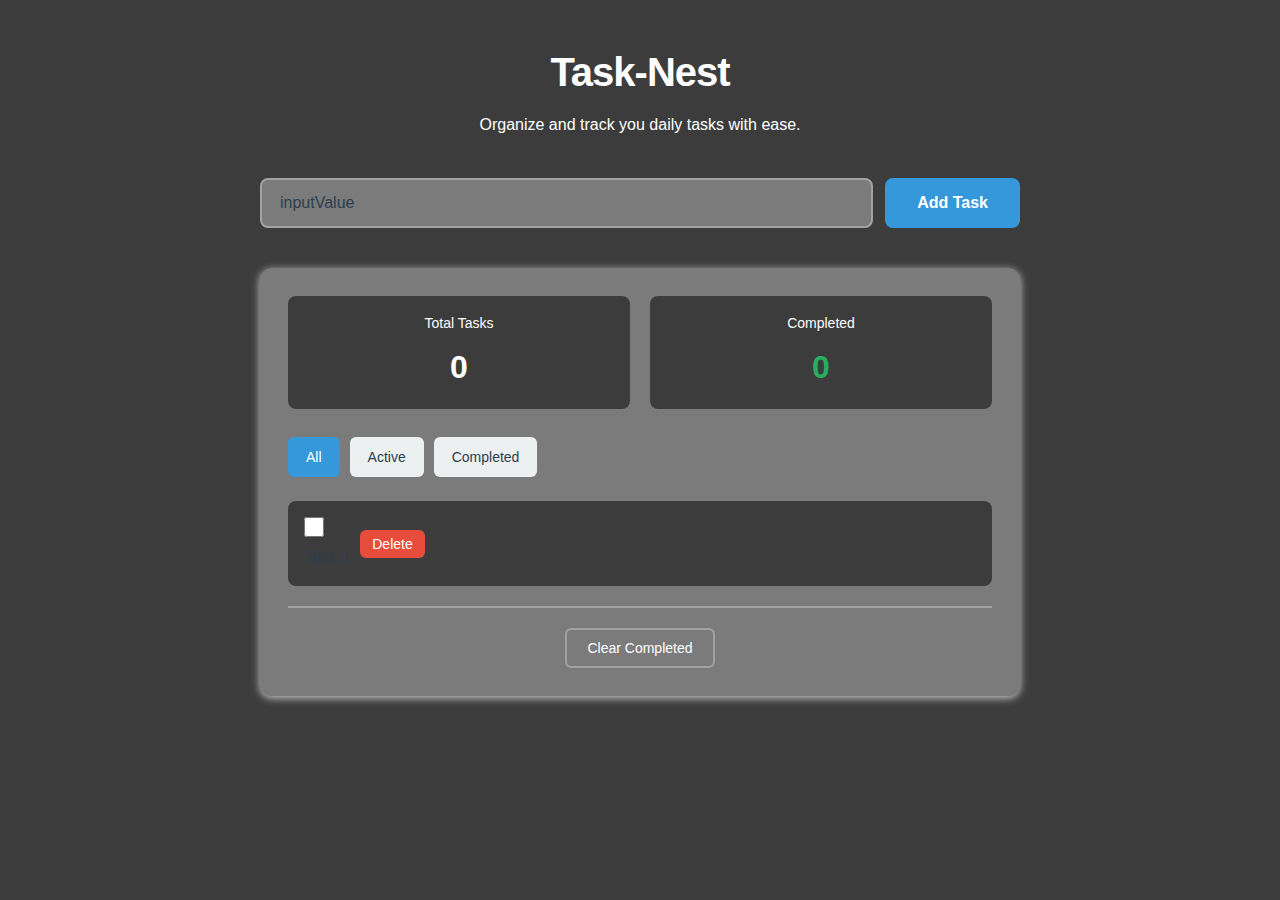
<file: index.html>
<!DOCTYPE html>
<html lang="en">

<head>
    <meta charset="UTF-8">
    <meta name="viewport" content="width=device-width, initial-scale=1.0">
    <title>Task-Nest</title>
    <link rel="stylesheet" href="style.css">
</head>

<body>
    <div class="container">
        <header class="header">
            <div class="header-content">
                <h1 class="logo">Task-Nest</h1>
                <p class="tagline">Organize and track you daily tasks with ease.</p>
            </div>
        </header>

        <main class="main">
            <section class="task-input-section">
                <div class="input-wrapper">
                    <input type="text" id="taskInput" class="task-input" placeholder="Add a new task..."
                        autocomplete="off" value="inputValue">
                    <button id="addBtn" class="add-btn" onclick="addTask()">Add Task</button>
                </div>
            </section>

            <section class="tasks-section">
                <div class="stats">
                    <div class="stat">
                        <span class="stat-label">Total Tasks</span>
                        <span class="stat-value" id="totalCount">0</span>
                    </div>
                    <div class="stat">
                        <span class="stat-label">Completed</span>
                        <span class="stat-value completed" id="completedCount">0</span>
                    </div>
                </div>

                <div class="filter-buttons">
                    <button class="filter-btn active" data-filter="all">All</button>
                    <button class="filter-btn" data-filter="active">Active</button>
                    <button class="filter-btn" data-filter="completed">Completed</button>
                </div>

                <div class="tasks-list-wrapper">
                    <ul class="tasks-list" id="tasksList">
                        <!-- <li class="empty-state">
                                <p>No tasks yet. Add one to get started!</p>
                            </li> -->
                        <li class="task-item">
                            <div class="task-content">
                                <input type="checkbox" name="" id="" class="task-checkbox">
                                <p class="task-txt">Task 1</p>
                            </div>
                            <div>
                                <button class="task-delete">Delete</button>
                            </div>
                        </li>
                    </ul>
                </div>

                <div class="actions">
                    <button id="clearBtn" class="clear-btn">Clear Completed</button>
                </div>
            </section>
        </main>
    </div>
</body>
<script src="index.js"></script>

<script src="index.js"> </script>

</html>
</file>
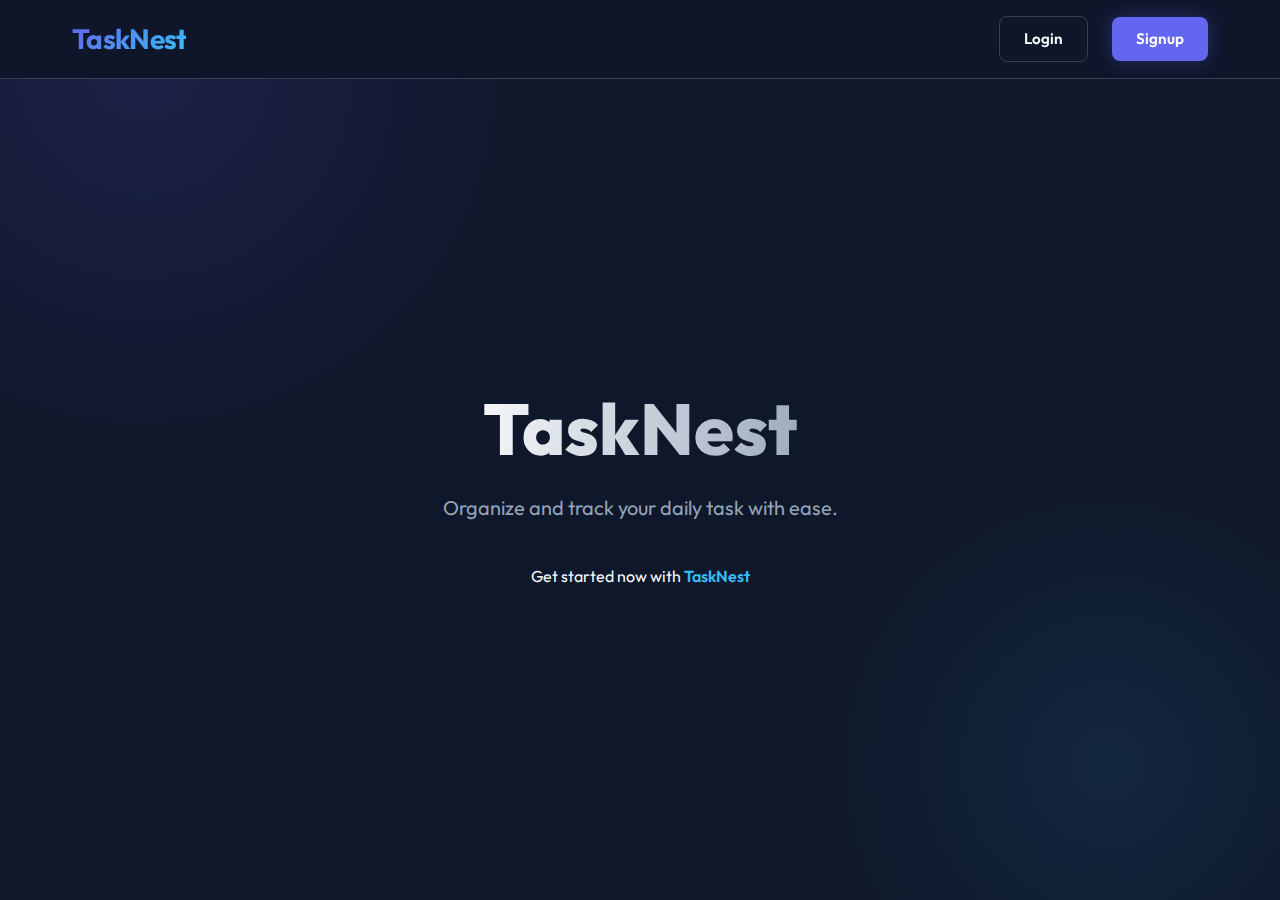
<file: tasknest_homepage/index.html>
<!DOCTYPE html>
<html lang="en">

<head>
    <meta charset="UTF-8">
    <meta name="viewport" content="width=device-width, initial-scale=1.0">
    <title>TaskNest - Organize Your Tasks</title>
    <link rel="stylesheet" href="styles.css">
</head>

<body>
    <!-- Header -->
    <header class="header">
        <div class="container">
            <div class="header-content">
                <div class="logo">
                    <a href="./index.html">TaskNest</a>
                </div>
                <nav class="nav" id="navbar">
                    <!-- Default nav for logged out users -->
                    <div class="nav-logged-out">
                        <a href="../tasknest_loginpage/login.html" class="btn btn-secondary" id="loginBtn">Login</a>
                        <a href="../tasknest_signuppage/signup.html" class="btn btn-primary" id="signupBtn">Signup</a>
                    </div>
                    <!-- Nav for logged in users (hidden by default) -->
                    <div class="nav-logged-in" style="display: none;">
                        <a href="./index.html" class="nav-link">Home</a>
                        <a href="../tasknest_manager/manager.html" class="nav-link">TaskNest</a>
                        <button class="btn btn-secondary" id="logoutBtn">Logout</button>
                    </div>
                </nav>
            </div>
        </div>
    </header>

    <!-- Main Content -->
    <main class="main">
        <div class="hero">
            <h1 class="hero-title">TaskNest</h1>
            <p class="hero-description">Organize and track your daily task with ease.</p>
            <p> Get started now with <a href="../tasknest_loginpage/login.html">TaskNest</a> </p>
        </div>
    </main>

    <script src="script.js"></script>
</body>

</html>
</file>
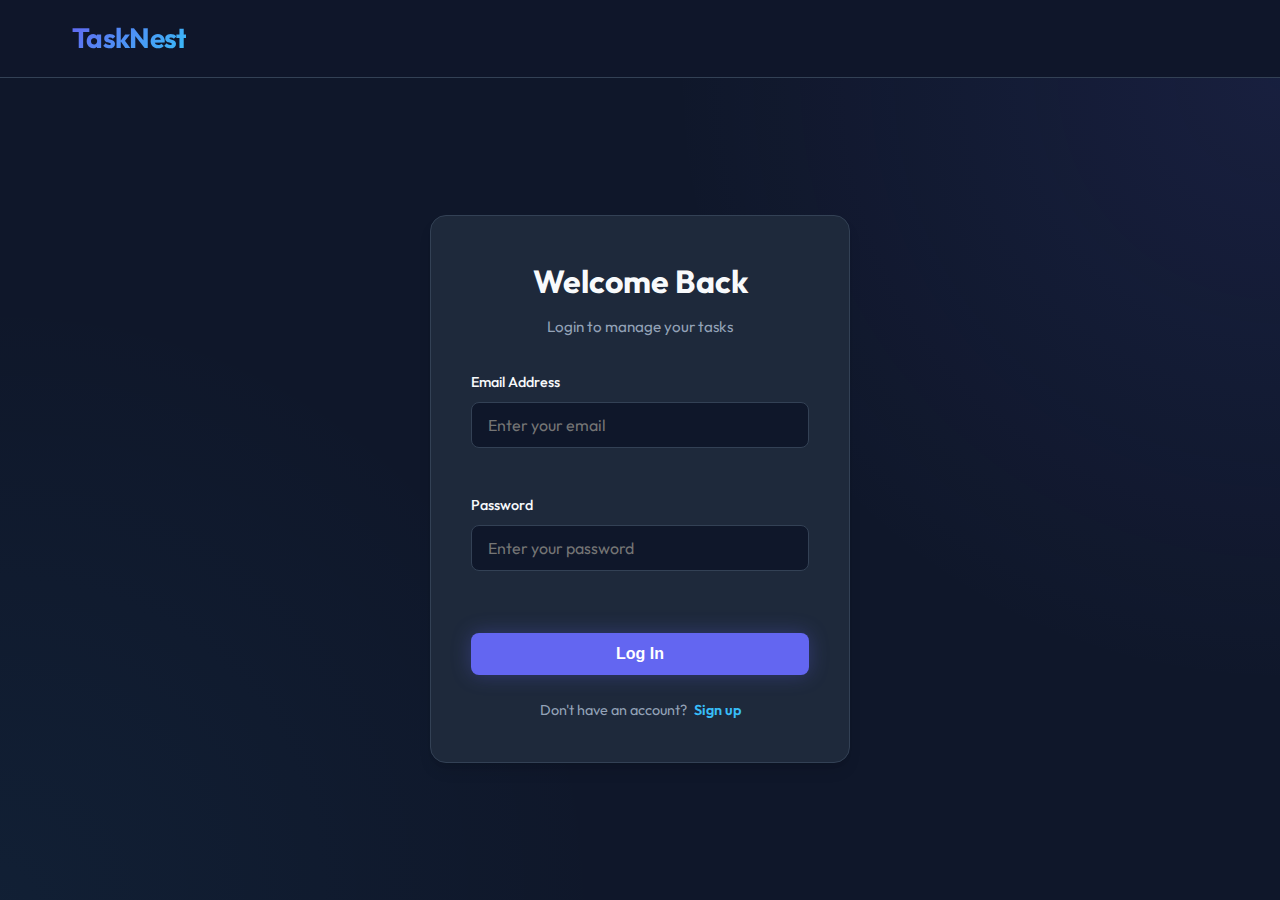
<file: tasknest_loginpage/login.html>
<!DOCTYPE html>
<html lang="en">

<head>
    <meta charset="UTF-8">
    <meta name="viewport" content="width=device-width, initial-scale=1.0">
    <title>Login - TaskNest</title>
    <link rel="stylesheet" href="login-styles.css">
</head>

<body>
    <!-- Header -->
    <header class="header">
        <div class="container">
            <div class="header-content">
                <div class="logo">
                    <a href="../tasknest_homepage/index.html">TaskNest</a>
                </div>
            </div>
        </div>
    </header>

    <!-- Main Content -->
    <main class="main">
        <div class="login-container">
            <div class="login-card">
                <h1 class="login-title">Welcome Back</h1>
                <p class="login-subtitle">Login to manage your tasks</p>

                <form id="loginForm" class="login-form" novalidate>
                    <!-- Email Field -->
                    <div class="form-group">
                        <label for="email" class="form-label">Email Address</label>
                        <input type="email" id="email" name="email" class="form-input" placeholder="Enter your email"
                            required>
                        <span class="error-message" id="emailError"></span>
                    </div>

                    <!-- Password Field -->
                    <div class="form-group">
                        <label for="password" class="form-label">Password</label>
                        <input type="password" id="password" name="password" class="form-input"
                            placeholder="Enter your password" required>
                        <span class="error-message" id="passwordError"></span>
                    </div>

                    <!-- Submit Button -->
                    <button type="submit" id="loginBtn" class="btn btn-primary btn-full">Log In</button>
                </form>

                <!-- Signup Link -->
                <p class="signup-link">
                    Don't have an account? <a href="../tasknest_signuppage/signup.html">Sign up</a>
                </p>
            </div>
        </div>
    </main>

    <script src="login-script.js"></script>
</body>

</html>
</file>
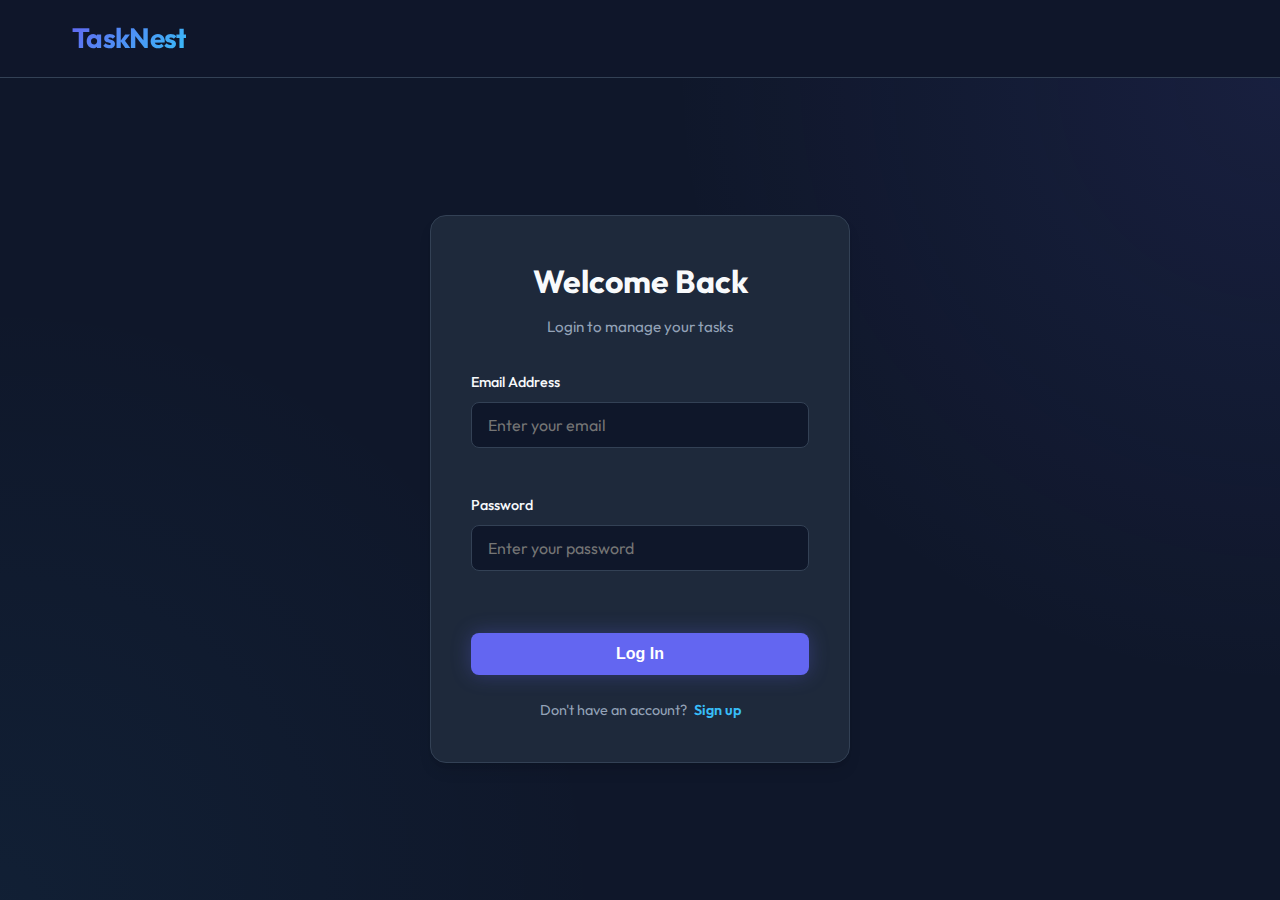
<file: tasknest_manager/manager.html>
<!DOCTYPE html>
<html lang="en">

<head>
    <meta charset="UTF-8">
    <meta name="viewport" content="width=device-width, initial-scale=1.0">
    <title>TaskNest - Manager</title>
    <link rel="stylesheet" href="manager-styles.css">
</head>

<body>
    <header class="head">
        <div class="header-container">
            <div class="header-nav-content">
                <div class="header-logo">
                    <a href="../tasknest_homepage/index.html">TaskNest</a>
                </div>
                <nav class="nav" id="navbar">
                    <!-- Nav for logged in users -->
                    <div class="nav-logged-in">
                        <a href="../tasknest_homepage/index.html" class="nav-link">Home</a>
                        <a href="./manager.html" class="nav-link">TaskNest</a>
                        <button class="btn btn-secondary" id="logoutBtn">Logout</button>
                    </div>
                </nav>
            </div>
        </div>
    </header>

    <div class="manager-hero">
        <div class="manager-hero-content">
            <h1 class="manager-title">TaskNest</h1>
            <p class="manager-tagline">Organize and track your daily tasks with ease.</p>
        </div>
    </div>

    <div class="container">
        <main class="main">
            <section class="task-input-section">
                <div class="input-wrapper">
                    <input type="text" id="taskInput" class="task-input" placeholder="Add a new task..."
                        autocomplete="off">
                    <button id="addBtn" class="add-btn" onclick="addTask()">Add Task</button>
                </div>
            </section>

            <section class="tasks-section">
                <div class="stats">
                    <div class="stat">
                        <span class="stat-label">Total Tasks</span>
                        <span class="stat-value" id="totalCount">0</span>
                    </div>
                    <div class="stat">
                        <span class="stat-label">Completed</span>
                        <span class="stat-value completed" id="completedCount">0</span>
                    </div>
                </div>

                <div class="filter-buttons">
                    <button class="filter-btn active" data-filter="all">All</button>
                    <button class="filter-btn" data-filter="active">Active</button>
                    <button class="filter-btn" data-filter="completed">Completed</button>
                </div>

                <div class="tasks-list-wrapper">
                    <ul class="tasks-list" id="tasksList">
                        <!-- <li class="task-item">
                            <div class="task-content">
                                <input type="checkbox" class="task-checkbox">
                                <p class="task-txt">Task 1</p>
                            </div>
                            <div>
                                <button class="task-delete" onclick="deleteTask(id)">Delete</button>
                            </div>
                        </li> -->
                    </ul>
                </div>

                <div class="actions">
                    <button id="clearBtn" class="clear-btn" onclick="clearCompleted()">Clear Completed</button>
                </div>
            </section>
        </main>
    </div>
</body>
<script src="manager-script.js"></script>

</html>
</file>
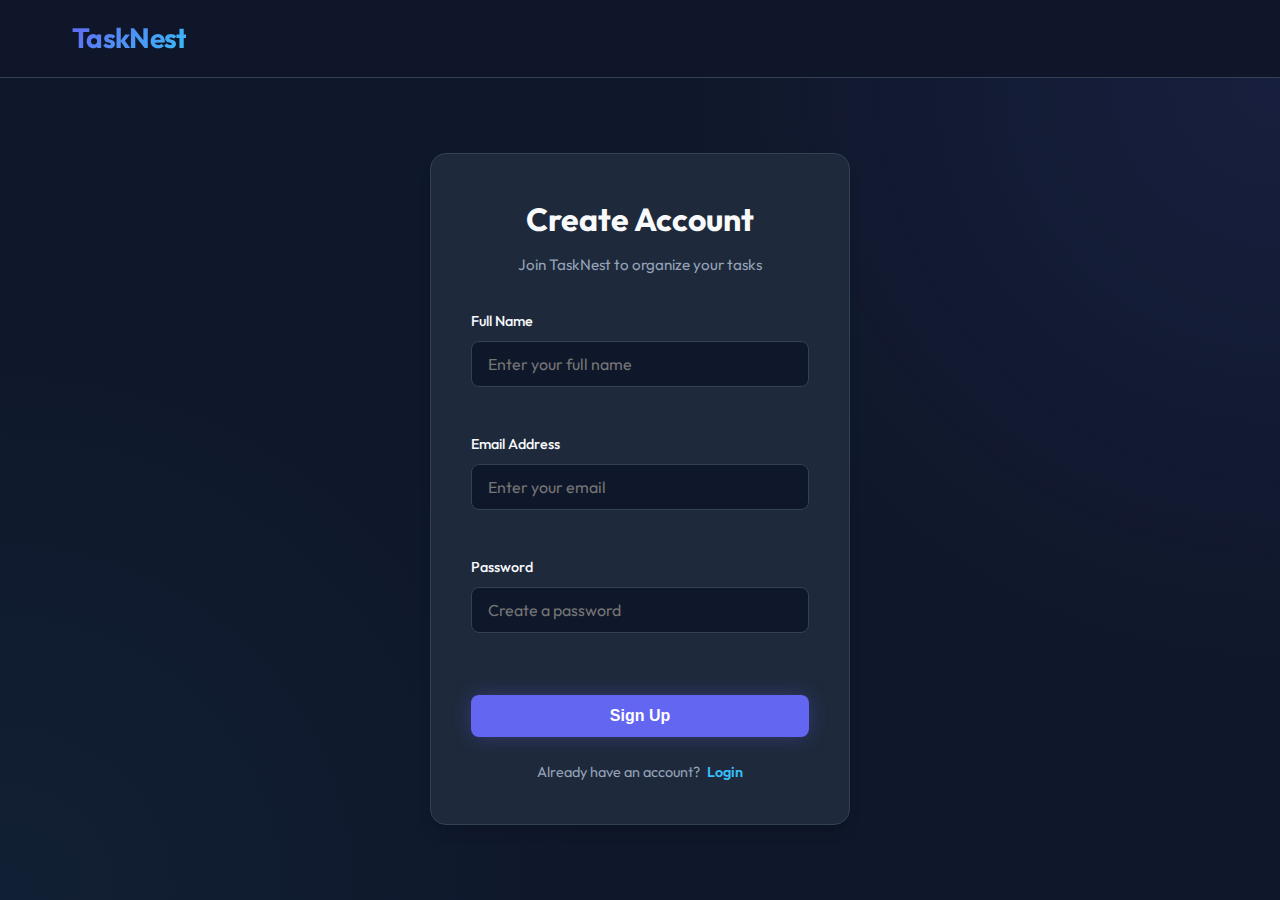
<file: tasknest_signuppage/signup.html>
<!DOCTYPE html>
<html lang="en">

<head>
    <meta charset="UTF-8">
    <meta name="viewport" content="width=device-width, initial-scale=1.0">
    <title>Sign Up - TaskNest</title>
    <link rel="stylesheet" href="signup-styles.css">
</head>

<body>
    <!-- Header -->
    <header class="header">
        <div class="container">
            <div class="header-content">
                <div class="logo">
                    <a href="../tasknest_homepage/index.html">TaskNest</a>
                </div>
            </div>
        </div>
    </header>

    <!-- Main Content -->
    <main class="main">
        <div class="signup-container">
            <div class="signup-card">
                <h1 class="signup-title">Create Account</h1>
                <p class="signup-subtitle">Join TaskNest to organize your tasks</p>

                <form id="signupForm" class="signup-form" novalidate>
                    <!-- Name Field -->
                    <div class="form-group">
                        <label for="name" class="form-label">Full Name</label>
                        <input type="text" id="name" name="name" class="form-input" placeholder="Enter your full name"
                            required>
                        <span class="error-message" id="nameError"></span>
                    </div>

                    <!-- Email Field -->
                    <div class="form-group">
                        <label for="email" class="form-label">Email Address</label>
                        <input type="email" id="email" name="email" class="form-input" placeholder="Enter your email"
                            required>
                        <span class="error-message" id="emailError"></span>
                    </div>

                    <!-- Password Field -->
                    <div class="form-group">
                        <label for="password" class="form-label">Password</label>
                        <input type="password" id="password" name="password" class="form-input"
                            placeholder="Create a password" required>
                        <span class="error-message" id="passwordError"></span>
                    </div>

                    <!-- Submit Button -->
                    <button type="submit" id="submitBtn" class="btn btn-primary btn-full">Sign Up</button>
                </form>

                <!-- Login Link -->
                <p class="login-link">
                    Already have an account? <a href="../tasknest_loginpage/login.html">Login</a>
                </p>
            </div>
        </div>
    </main>

    <script src="signup-script.js"></script>
</body>

</html>
</file>
<file: style.css>
* {
    margin: 0;
    padding: 0;
    box-sizing: border-box;
}

:root {
    /* Primary Colors */
    --primary: #ffffff;
    --accent: #3498db;
    --success: #27ae60;
    
    /* Neutrals */
    --white: #ffffff;
    --light-gray: #ecf0f1;
    --medium-gray: #bdc3c7;
    --dark-gray: #525252;
    
    /* Semantic */
    --background: #3c3c3c;
    --surface: #ffffff53;
    --border: #a2a2a2;
    --text-primary: #2c3e50;
    --text-secondary: #ffffff;
    --shadow: 0 2px 8px rgba(255, 255, 255, 0.742);
    --shadow-lg: 0 8px 24px rgba(0, 0, 0, 0.12);
}

html {
    scroll-behavior: smooth;
}

body {
    font-family: -apple-system, BlinkMacSystemFont, 'Segoe UI', Roboto, 'Helvetica Neue', Arial, sans-serif;
    background-color: var(--background);
    color: var(--text-primary);
    line-height: 1.6;
}

.container {
    max-width: 800px;
    margin: 0 auto;
    min-height: 100vh;
    display: flex;
    flex-direction: column;
    padding: 20px;
}

/* Header */
.header {
    text-align: center;
    margin-bottom: 40px;
    padding-top: 20px;
}

.logo {
    font-size: 2.5rem;
    font-weight: 700;
    color: var(--primary);
    margin-bottom: 8px;
    letter-spacing: -1px;
}

.tagline {
    font-size: 1rem;
    color: var(--text-secondary);
    font-weight: 400;
}

/* Main Content */
.main {
    flex: 1;
}

/* Task Input Section */
.task-input-section {
    margin-bottom: 40px;
}

.input-wrapper {
    display: flex;
    gap: 12px;
}

.task-input {
    flex: 1;
    padding: 14px 18px;
    font-size: 1rem;
    border: 2px solid var(--border);
    border-radius: 8px;
    background-color: var(--surface);
    color: var(--text-primary);
    transition: all 0.3s ease;
}

.task-input:focus {
    outline: none;
    border-color: var(--accent);
    box-shadow: 0 0 0 3px rgba(52, 152, 219, 0.1);
}

.task-input::placeholder {
    color: var(--medium-gray);
}

.add-btn {
    padding: 14px 32px;
    font-size: 1rem;
    font-weight: 600;
    background-color: var(--accent);
    color: var(--white);
    border: none;
    border-radius: 8px;
    cursor: pointer;
    transition: all 0.3s ease;
    white-space: nowrap;
}

.add-btn:hover {
    background-color: #2980b9;
    box-shadow: var(--shadow);
}

.add-btn:active {
    transform: scale(0.98);
}

/* Tasks Section */
.tasks-section {
    background-color: var(--surface);
    border-radius: 12px;
    padding: 28px;
    box-shadow: var(--shadow);
}

/* Stats */
.stats {
    display: grid;
    grid-template-columns: 1fr 1fr;
    gap: 20px;
    margin-bottom: 28px;
}

.stat {
    padding: 16px;
    background-color: var(--background);
    border-radius: 8px;
    text-align: center;
}

.stat-label {
    display: block;
    font-size: 0.875rem;
    color: var(--text-secondary);
    margin-bottom: 8px;
    font-weight: 500;
}

.stat-value {
    display: block;
    font-size: 2rem;
    font-weight: 700;
    color: var(--primary);
}

.stat-value.completed {
    color: var(--success);
}

/* Filter Buttons */
.filter-buttons {
    display: flex;
    gap: 10px;
    margin-bottom: 24px;
}

.filter-btn {
    padding: 10px 16px;
    font-size: 0.875rem;
    font-weight: 500;
    background-color: var(--light-gray);
    color: var(--text-primary);
    border: 2px solid transparent;
    border-radius: 6px;
    cursor: pointer;
    transition: all 0.3s ease;
}

.filter-btn:hover {
    background-color: #d5dce0;
}

.filter-btn.active {
    background-color: var(--accent);
    color: var(--white);
}

/* Tasks List */
.tasks-list-wrapper {
    margin-bottom: 20px;
}

.tasks-list {
    list-style: none;
}

.task-item {
    display: flex;
    align-items: center;
    padding: 16px;
    background-color: var(--background);
    border-radius: 8px;
    margin-bottom: 12px;
    transition: all 0.3s ease;
    animation: slideIn 0.3s ease;
}

@keyframes slideIn {
    from {
        opacity: 0;
        transform: translateY(-10px);
    }
    to {
        opacity: 1;
        transform: translateY(0);
    }
}

.task-item:hover {
    background-color: var(--dark-gray);
}

.task-item.completed {
    opacity: 0.5;
}

.task-checkbox {
    width: 20px;
    height: 20px;
    margin-right: 14px;
    cursor: pointer;
    accent-color: var(--light-gray);
}

.task-text {
    flex: 1;
    font-size: 1rem;
    color: var(--primary);
    transition: all 0.3s ease;
    word-break: break-word;
}

.task-item.completed .task-text {
    text-decoration: line-through;
    color: var(--text-secondary);
}

.task-delete {
    padding: 6px 12px;
    font-size: 0.875rem;
    background-color: #e74c3c;
    color: var(--white);
    border: none;
    border-radius: 6px;
    cursor: pointer;
    transition: all 0.3s ease;
    margin-left: 10px;
}

.task-delete:hover {
    background-color: #c0392b;
    box-shadow: 0 2px 6px rgba(231, 76, 60, 0.3);
}

.task-delete:active {
    transform: scale(0.95);
}

.empty-state {
    text-align: center;
    padding: 40px 20px;
    color: var(--text-secondary);
}

.empty-state p {
    font-size: 1rem;
}

/* Actions */
.actions {
    display: flex;
    justify-content: center;
    padding-top: 20px;
    border-top: 2px solid var(--border);
}

.clear-btn {
    padding: 10px 20px;
    font-size: 0.875rem;
    background-color: transparent;
    color: var(--text-secondary);
    border: 2px solid var(--border);
    border-radius: 6px;
    cursor: pointer;
    transition: all 0.3s ease;
}

.clear-btn:hover {
    border-color: #e74c3c;
    color: #e74c3c;
    background-color: rgba(231, 76, 60, 0.05);
}

.clear-btn:disabled {
    opacity: 0.5;
    cursor: not-allowed;
}

/* Footer */
.footer {
    text-align: center;
    padding-top: 40px;
    padding-bottom: 20px;
    color: var(--text-secondary);
    font-size: 0.875rem;
}

/* Responsive */
@media (max-width: 600px) {
    .container {
        padding: 16px;
    }

    .logo {
        font-size: 2rem;
    }

    .header {
        margin-bottom: 30px;
    }

    .input-wrapper {
        flex-direction: column;
    }

    .add-btn {
        width: 100%;
    }

    .tasks-section {
        padding: 20px;
    }

    .stats {
        grid-template-columns: 1fr 1fr;
    }

    .filter-buttons {
        flex-wrap: wrap;
    }

    .task-item {
        flex-wrap: wrap;
        gap: 10px;
    }

    .task-delete {
        margin-left: 0;
    }
}

/* Hidden Class */
.hidden {
    display: none !important;
}
</file>
<file: tasknest_homepage/styles.css>
@import url('https://fonts.googleapis.com/css2?family=Outfit:wght@300;400;500;600;700&display=swap');

:root {
    /* Modern Dark Theme Palette */
    --bg-body: #0f172a;
    --bg-surface: #1e293b;
    --primary: #6366f1;
    --primary-hover: #4f46e5;
    --secondary: #64748b;
    --accent: #38bdf8;
    --text-main: #f8fafc;
    --text-muted: #94a3b8;
    --border: #334155;
    --success: #22c55e;
    --danger: #ef4444;
    --shadow-sm: 0 1px 2px 0 rgb(0 0 0 / 0.05);
    --shadow-md: 0 4px 6px -1px rgb(0 0 0 / 0.1), 0 2px 4px -2px rgb(0 0 0 / 0.1);
    --shadow-lg: 0 10px 15px -3px rgb(0 0 0 / 0.1), 0 4px 6px -4px rgb(0 0 0 / 0.1);
    --shadow-glow: 0 0 20px rgba(99, 102, 241, 0.3);
}

* {
    margin: 0;
    padding: 0;
    box-sizing: border-box;
}

body {
    font-family: 'Outfit', sans-serif;
    background-color: var(--bg-body);
    color: var(--text-main);
    line-height: 1.6;
    min-height: 100vh;
    display: flex;
    flex-direction: column;
}

/* Header */
.header {
    background-color: rgba(15, 23, 42, 0.8);
    backdrop-filter: blur(12px);
    border-bottom: 1px solid var(--border);
    position: sticky;
    top: 0;
    z-index: 100;
    padding: 1rem 0;
}

.container {
    max-width: 1200px;
    margin: 0 auto;
    padding: 0 2rem;
}

.header-content {
    display: flex;
    justify-content: space-between;
    align-items: center;
}

.logo a {
    font-size: 1.75rem;
    font-weight: 700;
    color: var(--text-main);
    text-decoration: none;
    background: linear-gradient(135deg, var(--primary), var(--accent));
    -webkit-background-clip: text;
    -webkit-text-fill-color: transparent;
    letter-spacing: -0.025em;
}

.nav-logged-out, .nav-logged-in {
    display: flex;
    align-items: center;
    gap: 1.5rem;
}

.nav-link {
    color: var(--text-muted);
    text-decoration: none;
    font-weight: 500;
    transition: color 0.2s;
}

.nav-link:hover {
    color: var(--primary);
}

/* Buttons */
.btn {
    display: inline-flex;
    align-items: center;
    justify-content: center;
    padding: 0.625rem 1.5rem;
    border-radius: 0.5rem;
    font-weight: 600;
    text-decoration: none;
    transition: all 0.2s ease;
    cursor: pointer;
    border: none;
    font-size: 0.95rem;
}

.btn-primary {
    background-color: var(--primary);
    color: white;
    box-shadow: var(--shadow-glow);
}

.btn-primary:hover {
    background-color: var(--primary-hover);
    transform: translateY(-1px);
    box-shadow: 0 0 30px rgba(99, 102, 241, 0.5);
}

.btn-secondary {
    background-color: transparent;
    color: var(--text-main);
    border: 1px solid var(--border);
}

.btn-secondary:hover {
    background-color: var(--bg-surface);
    border-color: var(--secondary);
}

/* Main Hero */
.main {
    flex: 1;
    display: flex;
    align-items: center;
    justify-content: center;
    padding: 4rem 2rem;
    text-align: center;
    position: relative;
    overflow: hidden;
}

.hero {
    max-width: 800px;
    z-index: 1;
}

.hero-title {
    font-size: 4.5rem;
    font-weight: 800;
    line-height: 1.1;
    margin-bottom: 1.5rem;
    background: linear-gradient(to right, #fff, #94a3b8);
    -webkit-background-clip: text;
    -webkit-text-fill-color: transparent;
}

.hero-description {
    font-size: 1.25rem;
    color: var(--text-muted);
    margin-bottom: 2.5rem;
    max-width: 600px;
    margin-left: auto;
    margin-right: auto;
}

.hero p a {
    color: var(--accent);
    text-decoration: none;
    font-weight: 600;
    border-bottom: 2px solid transparent;
    transition: border-color 0.2s;
}

.hero p a:hover {
    border-color: var(--accent);
}

/* Background Accents */
.main::before {
    content: '';
    position: absolute;
    top: -50%;
    left: -20%;
    width: 800px;
    height: 800px;
    background: radial-gradient(circle, rgba(99, 102, 241, 0.15) 0%, transparent 70%);
    z-index: 0;
    pointer-events: none;
}

.main::after {
    content: '';
    position: absolute;
    bottom: -20%;
    right: -10%;
    width: 600px;
    height: 600px;
    background: radial-gradient(circle, rgba(56, 189, 248, 0.1) 0%, transparent 70%);
    z-index: 0;
    pointer-events: none;
}
</file>
<file: tasknest_loginpage/login-styles.css>
@import url('https://fonts.googleapis.com/css2?family=Outfit:wght@300;400;500;600;700&display=swap');

:root {
    /* Modern Dark Theme Palette */
    --bg-body: #0f172a;
    --bg-surface: #1e293b;
    --primary: #6366f1;
    --primary-hover: #4f46e5;
    --secondary: #64748b;
    --accent: #38bdf8;
    --text-main: #f8fafc;
    --text-muted: #94a3b8;
    --border: #334155;
    --success: #22c55e;
    --danger: #ef4444;
    --shadow-sm: 0 1px 2px 0 rgb(0 0 0 / 0.05);
    --shadow-md: 0 4px 6px -1px rgb(0 0 0 / 0.1), 0 2px 4px -2px rgb(0 0 0 / 0.1);
    --shadow-lg: 0 10px 15px -3px rgb(0 0 0 / 0.1), 0 4px 6px -4px rgb(0 0 0 / 0.1);
    --shadow-glow: 0 0 20px rgba(99, 102, 241, 0.3);
}

* {
    margin: 0;
    padding: 0;
    box-sizing: border-box;
}

body {
    font-family: 'Outfit', sans-serif;
    background-color: var(--bg-body);
    color: var(--text-main);
    line-height: 1.6;
    min-height: 100vh;
    display: flex;
    flex-direction: column;
}

/* Header */
.header {
    background-color: rgba(15, 23, 42, 0.8);
    backdrop-filter: blur(12px);
    border-bottom: 1px solid var(--border);
    position: sticky;
    top: 0;
    z-index: 100;
    padding: 1rem 0;
}

.container {
    max-width: 1200px;
    margin: 0 auto;
    padding: 0 2rem;
}

.header-content {
    display: flex;
    justify-content: space-between;
    align-items: center;
}

.logo a {
    font-size: 1.75rem;
    font-weight: 700;
    color: var(--text-main);
    text-decoration: none;
    background: linear-gradient(135deg, var(--primary), var(--accent));
    -webkit-background-clip: text;
    -webkit-text-fill-color: transparent;
    letter-spacing: -0.025em;
}

/* Main Content */
.main {
    flex: 1;
    display: flex;
    align-items: center;
    justify-content: center;
    padding: 2rem 1rem;
    background: radial-gradient(circle at top right, rgba(99, 102, 241, 0.1) 0%, transparent 40%),
                radial-gradient(circle at bottom left, rgba(56, 189, 248, 0.05) 0%, transparent 40%);
}

.login-container, .signup-container {
    width: 100%;
    max-width: 420px;
}

.login-card, .signup-card {
    background-color: var(--bg-surface);
    border: 1px solid var(--border);
    border-radius: 1rem;
    padding: 2.5rem;
    box-shadow: var(--shadow-lg);
}

.login-title, .signup-title {
    font-size: 2rem;
    font-weight: 700;
    color: var(--text-main);
    margin-bottom: 0.5rem;
    text-align: center;
}

.login-subtitle, .signup-subtitle {
    color: var(--text-muted);
    text-align: center;
    margin-bottom: 2rem;
    font-size: 0.95rem;
}

.form-group {
    margin-bottom: 1.25rem;
}

.form-label {
    display: block;
    margin-bottom: 0.5rem;
    color: var(--text-main);
    font-size: 0.9rem;
    font-weight: 500;
}

.form-input {
    width: 100%;
    padding: 0.75rem 1rem;
    background-color: var(--bg-body);
    border: 1px solid var(--border);
    border-radius: 0.5rem;
    color: var(--text-main);
    font-size: 1rem;
    transition: all 0.2s;
    font-family: inherit;
}

.form-input:focus {
    outline: none;
    border-color: var(--primary);
    box-shadow: 0 0 0 3px rgba(99, 102, 241, 0.1);
}

.form-input.error {
    border-color: var(--danger);
}

.form-input.success {
    border-color: var(--success);
}

.error-message {
    display: block;
    color: var(--danger);
    font-size: 0.85rem;
    margin-top: 0.375rem;
    min-height: 1.25rem;
}

.btn-full {
    width: 100%;
    margin-top: 1rem;
}

/* Button Styles from homepage */
.btn {
    display: inline-flex;
    align-items: center;
    justify-content: center;
    padding: 0.75rem 1.5rem;
    border-radius: 0.5rem;
    font-weight: 600;
    text-decoration: none;
    transition: all 0.2s ease;
    cursor: pointer;
    border: none;
    font-size: 1rem;
}

.btn-primary {
    background-color: var(--primary);
    color: white;
    box-shadow: var(--shadow-glow);
}

.btn-primary:hover {
    background-color: var(--primary-hover);
    transform: translateY(-1px);
    box-shadow: 0 0 30px rgba(99, 102, 241, 0.5);
}

.signup-link, .login-link {
    margin-top: 1.5rem;
    text-align: center;
    color: var(--text-muted);
    font-size: 0.9rem;
}

.signup-link a, .login-link a {
    color: var(--accent);
    text-decoration: none;
    font-weight: 600;
    margin-left: 0.25rem;
}

.signup-link a:hover, .login-link a:hover {
    text-decoration: underline;
}
</file>
<file: tasknest_manager/manager-styles.css>
@import url('https://fonts.googleapis.com/css2?family=Outfit:wght@300;400;500;600;700&display=swap');

:root {
    /* Modern Dark Theme Palette */
    --bg-body: #0f172a;
    --bg-surface: #1e293b;
    --primary: #6366f1;
    --primary-hover: #4f46e5;
    --secondary: #64748b;
    --accent: #38bdf8;
    --text-main: #f8fafc;
    --text-muted: #94a3b8;
    --border: #334155;
    --success: #22c55e;
    --danger: #ef4444;
    --shadow-sm: 0 1px 2px 0 rgb(0 0 0 / 0.05);
    --shadow-md: 0 4px 6px -1px rgb(0 0 0 / 0.1), 0 2px 4px -2px rgb(0 0 0 / 0.1);
    --shadow-lg: 0 10px 15px -3px rgb(0 0 0 / 0.1), 0 4px 6px -4px rgb(0 0 0 / 0.1);
    --shadow-glow: 0 0 20px rgba(99, 102, 241, 0.3);
}

* {
    margin: 0;
    padding: 0;
    box-sizing: border-box;
}

body {
    font-family: 'Outfit', sans-serif;
    background-color: var(--bg-body);
    color: var(--text-main);
    line-height: 1.6;
    min-height: 100vh;
    display: flex;
    flex-direction: column;
}

/* Header */
.head, .header {
    background-color: rgba(15, 23, 42, 0.8);
    backdrop-filter: blur(12px);
    border-bottom: 1px solid var(--border);
    position: sticky;
    top: 0;
    z-index: 100;
    padding: 1rem 0;
}

.header-container {
    max-width: 1200px;
    margin: 0 auto;
    padding: 0 2rem;
}

.header-nav-content {
    display: flex;
    justify-content: space-between;
    align-items: center;
}

.header-logo a {
    font-size: 1.75rem;
    font-weight: 700;
    color: var(--text-main);
    text-decoration: none;
    background: linear-gradient(135deg, var(--primary), var(--accent));
    -webkit-background-clip: text;
    -webkit-text-fill-color: transparent;
    letter-spacing: -0.025em;
}

.nav-logged-in {
    display: flex;
    align-items: center;
    gap: 1.5rem;
}

.nav-link {
    color: var(--text-muted);
    text-decoration: none;
    font-weight: 500;
    transition: color 0.2s;
}

.nav-link:hover {
    color: var(--primary);
}

.btn {
    display: inline-flex;
    align-items: center;
    justify-content: center;
    padding: 0.625rem 1.5rem;
    border-radius: 0.5rem;
    font-weight: 600;
    text-decoration: none;
    transition: all 0.2s ease;
    cursor: pointer;
    border: none;
    font-size: 0.95rem;
}

.btn-secondary {
    background-color: transparent;
    color: var(--text-main);
    border: 1px solid var(--border);
}

.btn-secondary:hover {
    background-color: var(--bg-surface);
    border-color: var(--secondary);
}

/* Manager Hero */
.manager-hero {
    text-align: center;
    padding: 2rem 0 1rem;
}

.manager-title {
    font-size: 2.5rem;
    font-weight: 700;
    color: var(--text-main);
    margin-bottom: 0.5rem;
}

.manager-tagline {
    color: var(--text-muted);
    font-size: 1.1rem;
}

/* Manager Main */
.container {
    max-width: 800px;
    margin: 0 auto;
    padding: 2rem;
    width: 100%;
}

.main {
    width: 100%;
}

/* Task Input Section */
.task-input-section {
    margin-bottom: 2rem;
}

.input-wrapper {
    display: flex;
    gap: 1rem;
    background-color: var(--bg-surface);
    padding: 1rem;
    border-radius: 0.75rem;
    box-shadow: var(--shadow-md);
    border: 1px solid var(--border);
}

.task-input {
    flex: 1;
    background: transparent;
    border: none;
    color: var(--text-main);
    font-size: 1.1rem;
    font-family: inherit;
}

.task-input:focus {
    outline: none;
}

.add-btn {
    background-color: var(--primary);
    color: white;
    border: none;
    padding: 0.75rem 1.5rem;
    border-radius: 0.5rem;
    font-weight: 600;
    cursor: pointer;
    transition: all 0.2s;
}

.add-btn:hover {
    background-color: var(--primary-hover);
    transform: translateY(-1px);
}

/* Tasks Stats */
.stats {
    display: flex;
    gap: 2rem;
    margin-bottom: 2rem;
    background-color: var(--bg-surface);
    padding: 1.5rem;
    border-radius: 0.75rem;
    border: 1px solid var(--border);
}

.stat {
    display: flex;
    flex-direction: column;
}

.stat-label {
    color: var(--text-muted);
    font-size: 0.85rem;
    text-transform: uppercase;
    letter-spacing: 0.05em;
    font-weight: 600;
}

.stat-value {
    font-size: 2rem;
    font-weight: 700;
    color: var(--text-main);
}

.stat-value.completed {
    color: var(--success);
}

/* Filter Buttons */
.filter-buttons {
    display: flex;
    gap: 0.5rem;
    margin-bottom: 1.5rem;
    padding-bottom: 1rem;
    border-bottom: 1px solid var(--border);
}

.filter-btn {
    background: transparent;
    border: none;
    color: var(--text-muted);
    padding: 0.5rem 1rem;
    font-weight: 500;
    cursor: pointer;
    border-radius: 0.375rem;
    transition: all 0.2s;
}

.filter-btn:hover {
    color: var(--text-main);
    background-color: rgba(255, 255, 255, 0.05);
}

.filter-btn.active {
    background-color: rgba(99, 102, 241, 0.1);
    color: var(--primary);
}

/* Tasks List */
.tasks-list {
    list-style: none;
}

.task-item {
    background-color: var(--bg-surface);
    margin-bottom: 0.75rem;
    padding: 1rem 1.25rem;
    border-radius: 0.5rem;
    display: flex;
    justify-content: space-between;
    align-items: center;
    border: 1px solid var(--border);
    transition: all 0.2s;
}

.task-item:hover {
    border-color: var(--primary);
    transform: translateX(2px);
}

.task-content {
    display: flex;
    align-items: center;
    gap: 1rem;
}

.task-checkbox {
    width: 1.25rem;
    height: 1.25rem;
    border-radius: 50%;
    cursor: pointer;
    accent-color: var(--primary);
}

.task-txt {
    font-size: 1.05rem;
    transition: all 0.2s;
}

.task-item.completed .task-txt {
    text-decoration: line-through;
    color: var(--text-muted);
}

.task-delete {
    background: transparent;
    border: none;
    color: var(--text-muted);
    cursor: pointer;
    padding: 0.5rem;
    border-radius: 0.375rem;
    transition: all 0.2s;
}

.task-delete:hover {
    color: var(--danger);
    background-color: rgba(239, 68, 68, 0.1);
}

.empty-state {
    text-align: center;
    padding: 3rem;
    color: var(--text-muted);
    font-style: italic;
}

/* Actions */
.actions {
    margin-top: 2rem;
    display: flex;
    justify-content: flex-end;
}

.clear-btn {
    background-color: transparent;
    color: var(--text-muted);
    border: 1px solid var(--border);
    padding: 0.5rem 1rem;
    border-radius: 0.375rem;
    cursor: pointer;
    transition: all 0.2s;
    font-size: 0.9rem;
}

.clear-btn:hover {
    border-color: var(--danger);
    color: var(--danger);
}
</file>
<file: tasknest_signuppage/signup-styles.css>
@import url('https://fonts.googleapis.com/css2?family=Outfit:wght@300;400;500;600;700&display=swap');

:root {
    /* Modern Dark Theme Palette */
    --bg-body: #0f172a;
    --bg-surface: #1e293b;
    --primary: #6366f1;
    --primary-hover: #4f46e5;
    --secondary: #64748b;
    --accent: #38bdf8;
    --text-main: #f8fafc;
    --text-muted: #94a3b8;
    --border: #334155;
    --success: #22c55e;
    --danger: #ef4444;
    --shadow-sm: 0 1px 2px 0 rgb(0 0 0 / 0.05);
    --shadow-md: 0 4px 6px -1px rgb(0 0 0 / 0.1), 0 2px 4px -2px rgb(0 0 0 / 0.1);
    --shadow-lg: 0 10px 15px -3px rgb(0 0 0 / 0.1), 0 4px 6px -4px rgb(0 0 0 / 0.1);
    --shadow-glow: 0 0 20px rgba(99, 102, 241, 0.3);
}

* {
    margin: 0;
    padding: 0;
    box-sizing: border-box;
}

body {
    font-family: 'Outfit', sans-serif;
    background-color: var(--bg-body);
    color: var(--text-main);
    line-height: 1.6;
    min-height: 100vh;
    display: flex;
    flex-direction: column;
}

/* Reuse Login Styles */
/* Header */
.header {
    background-color: rgba(15, 23, 42, 0.8);
    backdrop-filter: blur(12px);
    border-bottom: 1px solid var(--border);
    position: sticky;
    top: 0;
    z-index: 100;
    padding: 1rem 0;
}

.container {
    max-width: 1200px;
    margin: 0 auto;
    padding: 0 2rem;
}

.header-content {
    display: flex;
    justify-content: space-between;
    align-items: center;
}

.logo a {
    font-size: 1.75rem;
    font-weight: 700;
    color: var(--text-main);
    text-decoration: none;
    background: linear-gradient(135deg, var(--primary), var(--accent));
    -webkit-background-clip: text;
    -webkit-text-fill-color: transparent;
    letter-spacing: -0.025em;
}

/* Main Content */
.main {
    flex: 1;
    display: flex;
    align-items: center;
    justify-content: center;
    padding: 2rem 1rem;
    background: radial-gradient(circle at top right, rgba(99, 102, 241, 0.1) 0%, transparent 40%),
                radial-gradient(circle at bottom left, rgba(56, 189, 248, 0.05) 0%, transparent 40%);
}

.signup-container {
    width: 100%;
    max-width: 420px;
}

.signup-card {
    background-color: var(--bg-surface);
    border: 1px solid var(--border);
    border-radius: 1rem;
    padding: 2.5rem;
    box-shadow: var(--shadow-lg);
}

.signup-title {
    font-size: 2rem;
    font-weight: 700;
    color: var(--text-main);
    margin-bottom: 0.5rem;
    text-align: center;
}

.signup-subtitle {
    color: var(--text-muted);
    text-align: center;
    margin-bottom: 2rem;
    font-size: 0.95rem;
}

.form-group {
    margin-bottom: 1.25rem;
}

.form-label {
    display: block;
    margin-bottom: 0.5rem;
    color: var(--text-main);
    font-size: 0.9rem;
    font-weight: 500;
}

.form-input {
    width: 100%;
    padding: 0.75rem 1rem;
    background-color: var(--bg-body);
    border: 1px solid var(--border);
    border-radius: 0.5rem;
    color: var(--text-main);
    font-size: 1rem;
    transition: all 0.2s;
    font-family: inherit;
}

.form-input:focus {
    outline: none;
    border-color: var(--primary);
    box-shadow: 0 0 0 3px rgba(99, 102, 241, 0.1);
}

.form-input.error {
    border-color: var(--danger);
}

.form-input.success {
    border-color: var(--success);
}

.error-message {
    display: block;
    color: var(--danger);
    font-size: 0.85rem;
    margin-top: 0.375rem;
    min-height: 1.25rem;
}

.btn-full {
    width: 100%;
    margin-top: 1rem;
}

/* Button Styles from homepage */
.btn {
    display: inline-flex;
    align-items: center;
    justify-content: center;
    padding: 0.75rem 1.5rem;
    border-radius: 0.5rem;
    font-weight: 600;
    text-decoration: none;
    transition: all 0.2s ease;
    cursor: pointer;
    border: none;
    font-size: 1rem;
}

.btn-primary {
    background-color: var(--primary);
    color: white;
    box-shadow: var(--shadow-glow);
}

.btn-primary:hover {
    background-color: var(--primary-hover);
    transform: translateY(-1px);
    box-shadow: 0 0 30px rgba(99, 102, 241, 0.5);
}

.login-link {
    margin-top: 1.5rem;
    text-align: center;
    color: var(--text-muted);
    font-size: 0.9rem;
}

.login-link a {
    color: var(--accent);
    text-decoration: none;
    font-weight: 600;
    margin-left: 0.25rem;
}

.login-link a:hover {
    text-decoration: underline;
}
</file>
